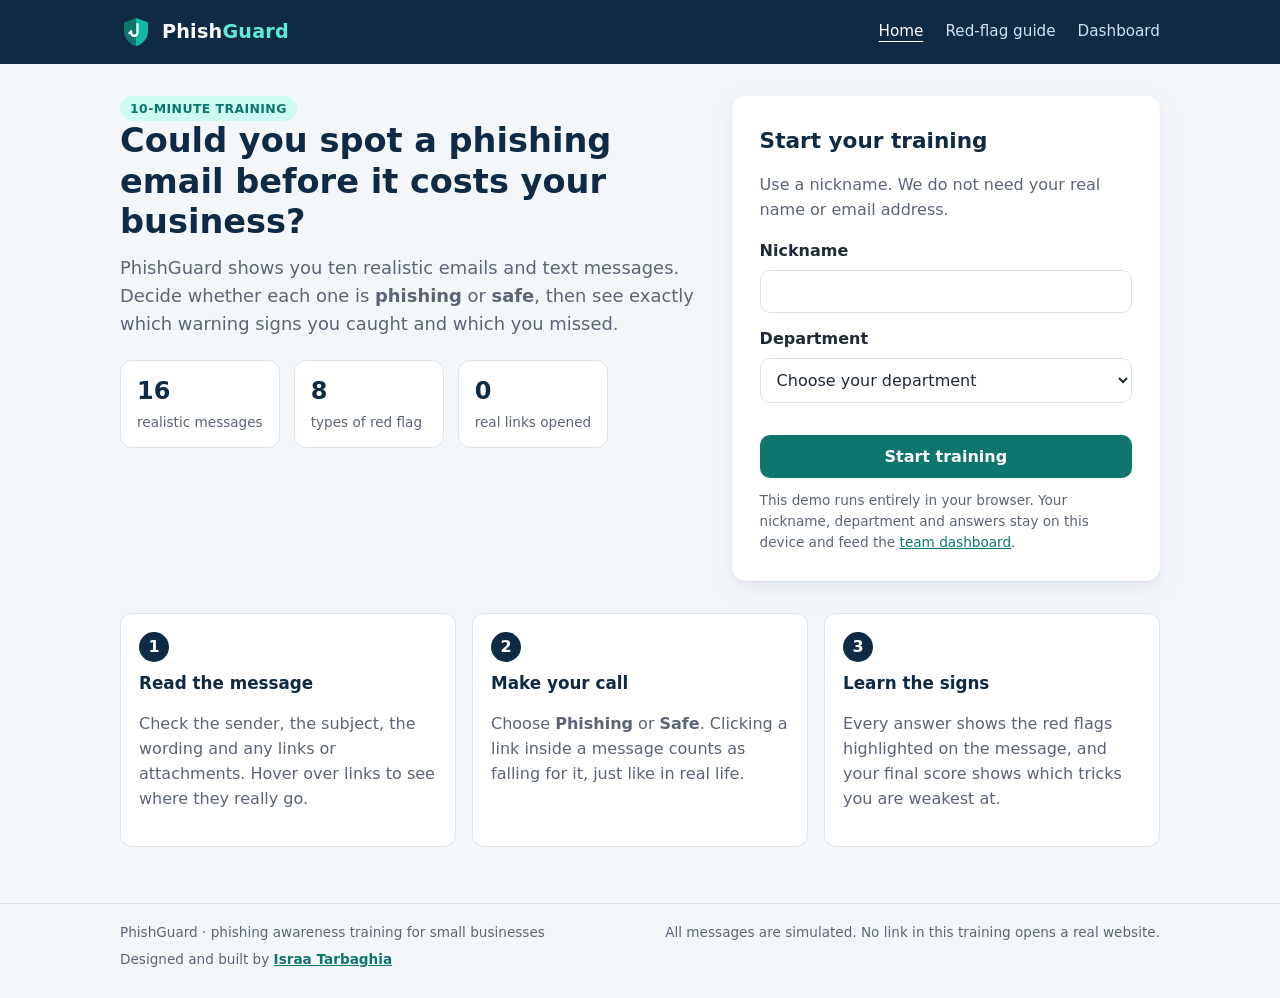
<file: index.html>
<!doctype html> <html lang="en"> <head> <meta charset="utf-8"> <meta http-equiv="Content-Security-Policy" content="default-src 'self'; script-src 'self'; style-src 'self'; img-src 'self'; object-src 'none'; base-uri 'none'; form-action 'self'"> <meta name="referrer" content="no-referrer"> <meta name="viewport" content="width=device-width,initial-scale=1"> <meta name="description" content="PhishGuard: a ten-minute phishing awareness training for small businesses. Judge realistic emails and text messages, then see the red flags you caught and missed."> <meta name="theme-color" content="#0f2a44"> <title>Spot the phish | PhishGuard</title> <link rel="icon" href="img/logo.svg" type="image/svg+xml"> <link rel="stylesheet" href="css/style.css"> <script type="module" src="js/pages/home.js"></script> </head> <body> <a class="skip" href="#main">Skip to content</a> <header class="topbar"><div class="wrap"> <a class="brand" href="./"><svg viewBox="0 0 32 32" aria-hidden="true"><path d="M16 2 4 6.5v8.2c0 7.3 5.1 13.4 12 15.3 6.9-1.9 12-8 12-15.3V6.5L16 2z" fill="#0f766e"/><path d="M16 2v28c6.9-1.9 12-8 12-15.3V6.5L16 2z" fill="#14b8a6"/><path d="M17.5 8v8.6a3.2 3.2 0 1 1-6.4 0v-1.2" fill="none" stroke="#fff" stroke-width="2.2" stroke-linecap="round"/><path d="M11.1 15.4 9.4 17.3" stroke="#fff" stroke-width="2.2" stroke-linecap="round"/></svg><span>Phish<b>Guard</b></span></a> <nav class="nav" aria-label="Main"> <a href="./" aria-current="page">Home</a> <a href="tips.html">Red-flag guide</a> <a href="dashboard.html">Dashboard</a> </nav> </div></header> <main id="main"><div class="wrap"> <section class="hero"> <div> <span class="pill pill-teal">10-minute training</span> <h1>Could you spot a phishing email before it costs your business?</h1> <p class="lead">PhishGuard shows you ten realistic emails and text messages. Decide whether each one is <b>phishing</b> or <b>safe</b>, then see exactly which warning signs you caught and which you missed.</p> <div class="stats"> <div class="stat"><b>16</b><span>realistic messages</span></div> <div class="stat"><b>8</b><span>types of red flag</span></div> <div class="stat"><b>0</b><span>real links opened</span></div> </div> </div> <form class="card" id="startForm" novalidate> <h2>Start your training</h2> <p class="muted">Use a nickname. We do not need your real name or email address.</p> <label for="nickname">Nickname</label> <input id="nickname" name="nickname" maxlength="24" autocomplete="nickname" required> <label for="department">Department</label> <select id="department" name="department" required><option value="">Choose your department</option></select> <div class="error" id="startError" role="alert"></div> <button class="btn btn-primary" type="submit" id="startBtn">Start training</button> <p class="privacy">This demo runs entirely in your browser. Your nickname, department and answers stay on this device and feed the <a href="dashboard.html">team dashboard</a>.</p> </form> </section> <section class="steps" aria-label="How it works"> <div class="step"><div class="num">1</div><h3>Read the message</h3><p class="muted">Check the sender, the subject, the wording and any links or attachments. Hover over links to see where they really go.</p></div> <div class="step"><div class="num">2</div><h3>Make your call</h3><p class="muted">Choose <b>Phishing</b> or <b>Safe</b>. Clicking a link inside a message counts as falling for it, just like in real life.</p></div> <div class="step"><div class="num">3</div><h3>Learn the signs</h3><p class="muted">Every answer shows the red flags highlighted on the message, and your final score shows which tricks you are weakest at.</p></div> </section> </div></main> <footer><div class="wrap"> <span>PhishGuard &middot; phishing awareness training for small businesses</span> <span>All messages are simulated. No link in this training opens a real website.</span> <span class="credit">Designed and built by <a href="https://israairtirt.github.io/">Israa Tarbaghia</a></span> </div></footer> </body> </html>
</file>
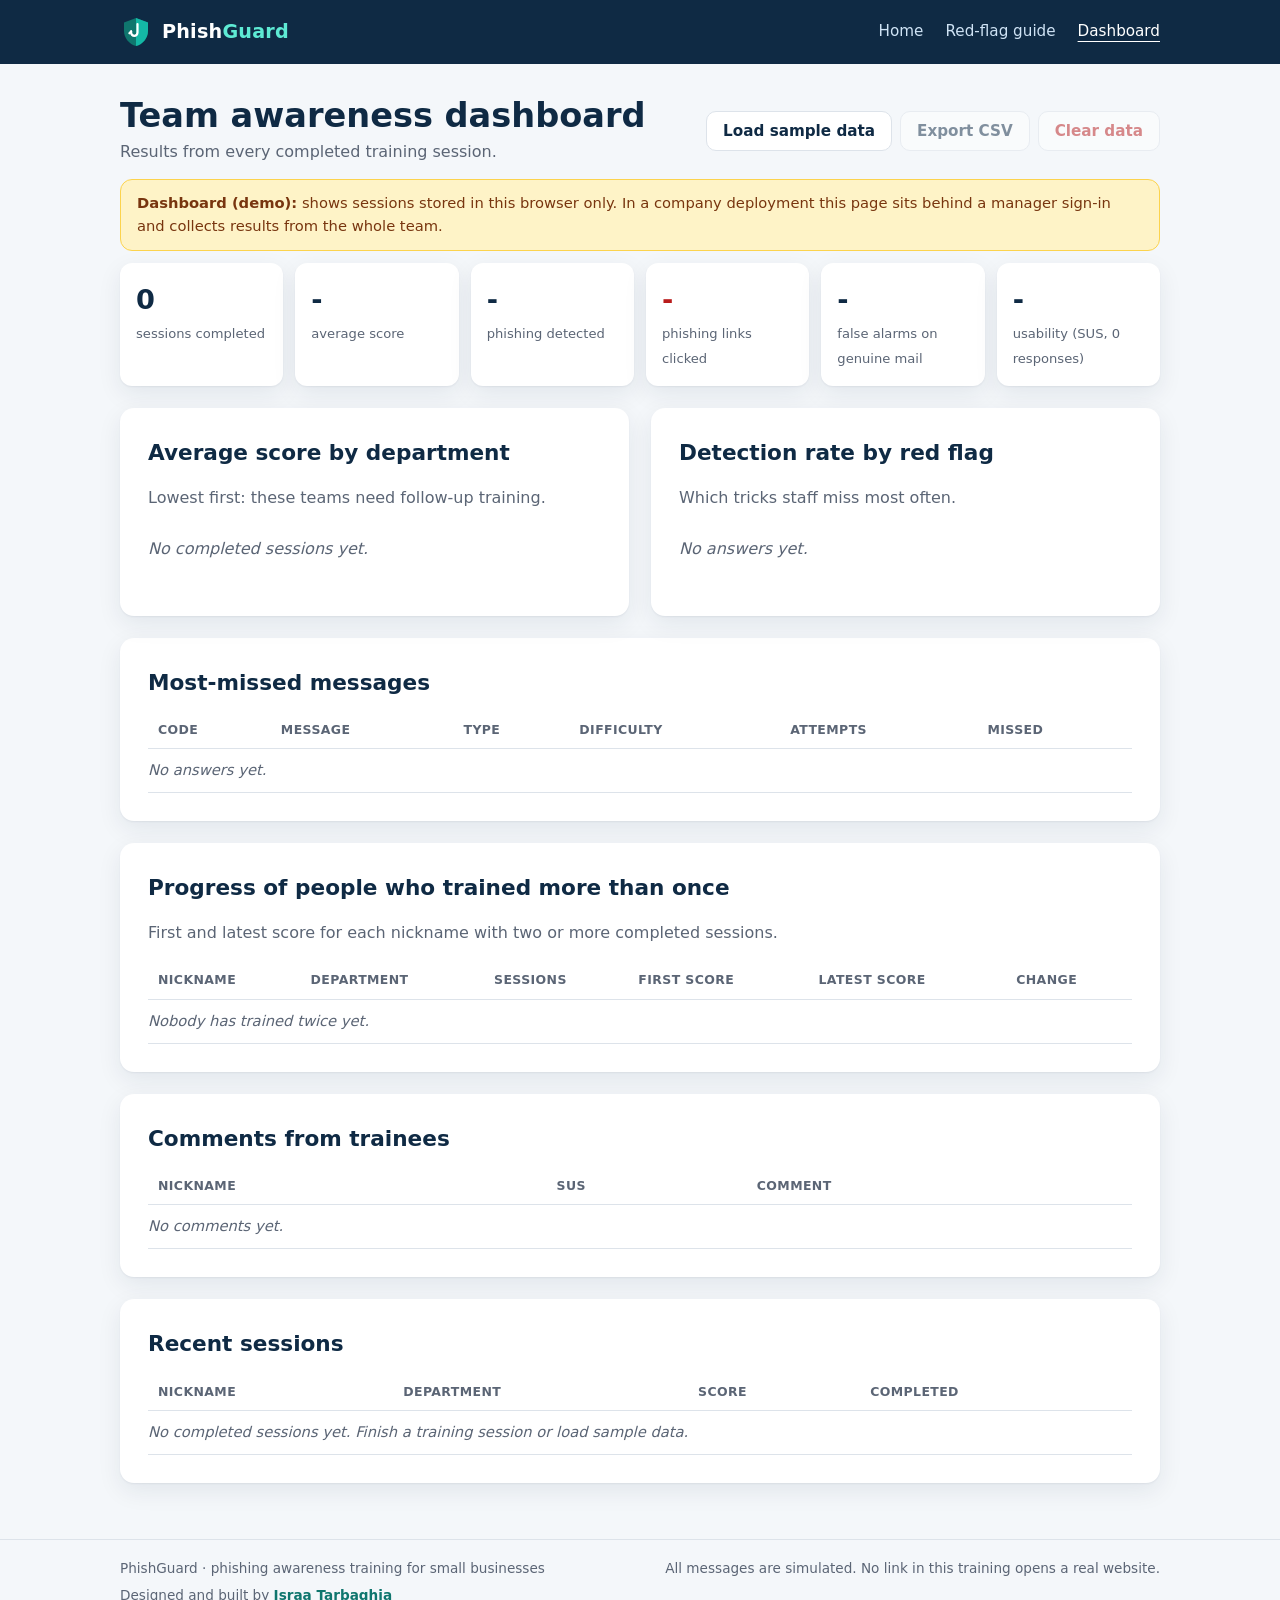
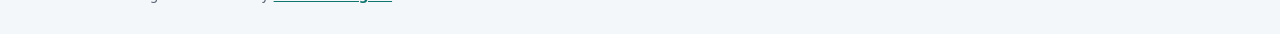
<file: dashboard.html>
<!doctype html> <html lang="en"> <head> <meta charset="utf-8"> <meta http-equiv="Content-Security-Policy" content="default-src 'self'; script-src 'self'; style-src 'self'; img-src 'self'; object-src 'none'; base-uri 'none'; form-action 'self'"> <meta name="referrer" content="no-referrer"> <meta name="viewport" content="width=device-width,initial-scale=1"> <meta name="description" content="PhishGuard: a ten-minute phishing awareness training for small businesses. Judge realistic emails and text messages, then see the red flags you caught and missed."> <meta name="theme-color" content="#0f2a44"> <title>Team dashboard | PhishGuard</title> <link rel="icon" href="img/logo.svg" type="image/svg+xml"> <link rel="stylesheet" href="css/style.css"> <script type="module" src="js/pages/dashboard.js"></script> </head> <body> <a class="skip" href="#main">Skip to content</a> <header class="topbar"><div class="wrap"> <a class="brand" href="./"><svg viewBox="0 0 32 32" aria-hidden="true"><path d="M16 2 4 6.5v8.2c0 7.3 5.1 13.4 12 15.3 6.9-1.9 12-8 12-15.3V6.5L16 2z" fill="#0f766e"/><path d="M16 2v28c6.9-1.9 12-8 12-15.3V6.5L16 2z" fill="#14b8a6"/><path d="M17.5 8v8.6a3.2 3.2 0 1 1-6.4 0v-1.2" fill="none" stroke="#fff" stroke-width="2.2" stroke-linecap="round"/><path d="M11.1 15.4 9.4 17.3" stroke="#fff" stroke-width="2.2" stroke-linecap="round"/></svg><span>Phish<b>Guard</b></span></a> <nav class="nav" aria-label="Main"> <a href="./">Home</a> <a href="tips.html">Red-flag guide</a> <a href="dashboard.html" aria-current="page">Dashboard</a> </nav> </div></header> <main id="main"><div class="wrap"> <div class="dash-head"> <div><h1>Team awareness dashboard</h1><p class="muted">Results from every completed training session.</p></div> <div class="dash-actions"> <button class="btn btn-ghost" id="btnSample" type="button">Load sample data</button> <button class="btn btn-ghost" id="btnExport" type="button">Export CSV</button> <button class="btn btn-ghost btn-danger" id="btnClear" type="button">Clear data</button> </div> </div> <p class="demo-note" role="note"><b>Dashboard (demo):</b> shows sessions stored in this browser only. In a company deployment this page sits behind a manager sign-in and collects results from the whole team.</p> <p class="sample-note hidden" id="sampleNote"></p> <p class="status-msg" id="dashStatus" role="status"></p> <div class="tiles"> <div class="tile"><b id="tSessions">0</b><span>sessions completed</span></div> <div class="tile"><b id="tAvg">-</b><span>average score</span></div> <div class="tile"><b id="tDetect">-</b><span>phishing detected</span></div> <div class="tile alert"><b id="tClick">-</b><span>phishing links clicked</span></div> <div class="tile"><b id="tFalse">-</b><span>false alarms on genuine mail</span></div> <div class="tile"><b id="tSus">-</b><span id="tSusLbl">usability (SUS)</span></div> </div> <div class="two"> <section class="card"><h2>Average score by department</h2><p class="muted">Lowest first: these teams need follow-up training.</p><div id="deptBars"></div></section> <section class="card"><h2>Detection rate by red flag</h2><p class="muted">Which tricks staff miss most often.</p><div id="catBars"></div></section> </div> <section class="card spaced"> <h2>Most-missed messages</h2> <div class="table-wrap"><table><thead><tr><th>Code</th><th>Message</th><th>Type</th><th>Difficulty</th><th>Attempts</th><th>Missed</th></tr></thead><tbody id="scenRows"></tbody></table></div> </section> <section class="card spaced"> <h2>Progress of people who trained more than once</h2> <p class="muted">First and latest score for each nickname with two or more completed sessions.</p> <div class="table-wrap"><table><thead><tr><th>Nickname</th><th>Department</th><th>Sessions</th><th>First score</th><th>Latest score</th><th>Change</th></tr></thead><tbody id="personRows"></tbody></table></div> </section> <section class="card spaced"> <h2>Comments from trainees</h2> <div class="table-wrap"><table><thead><tr><th>Nickname</th><th>SUS</th><th>Comment</th></tr></thead><tbody id="commentRows"></tbody></table></div> </section> <section class="card spaced"> <h2>Recent sessions</h2> <div class="table-wrap"><table><thead><tr><th>Nickname</th><th>Department</th><th>Score</th><th>Completed</th></tr></thead><tbody id="recentRows"></tbody></table></div> </section> </div></main> <footer><div class="wrap"> <span>PhishGuard &middot; phishing awareness training for small businesses</span> <span>All messages are simulated. No link in this training opens a real website.</span> <span class="credit">Designed and built by <a href="https://israairtirt.github.io/">Israa Tarbaghia</a></span> </div></footer> </body> </html>
</file>
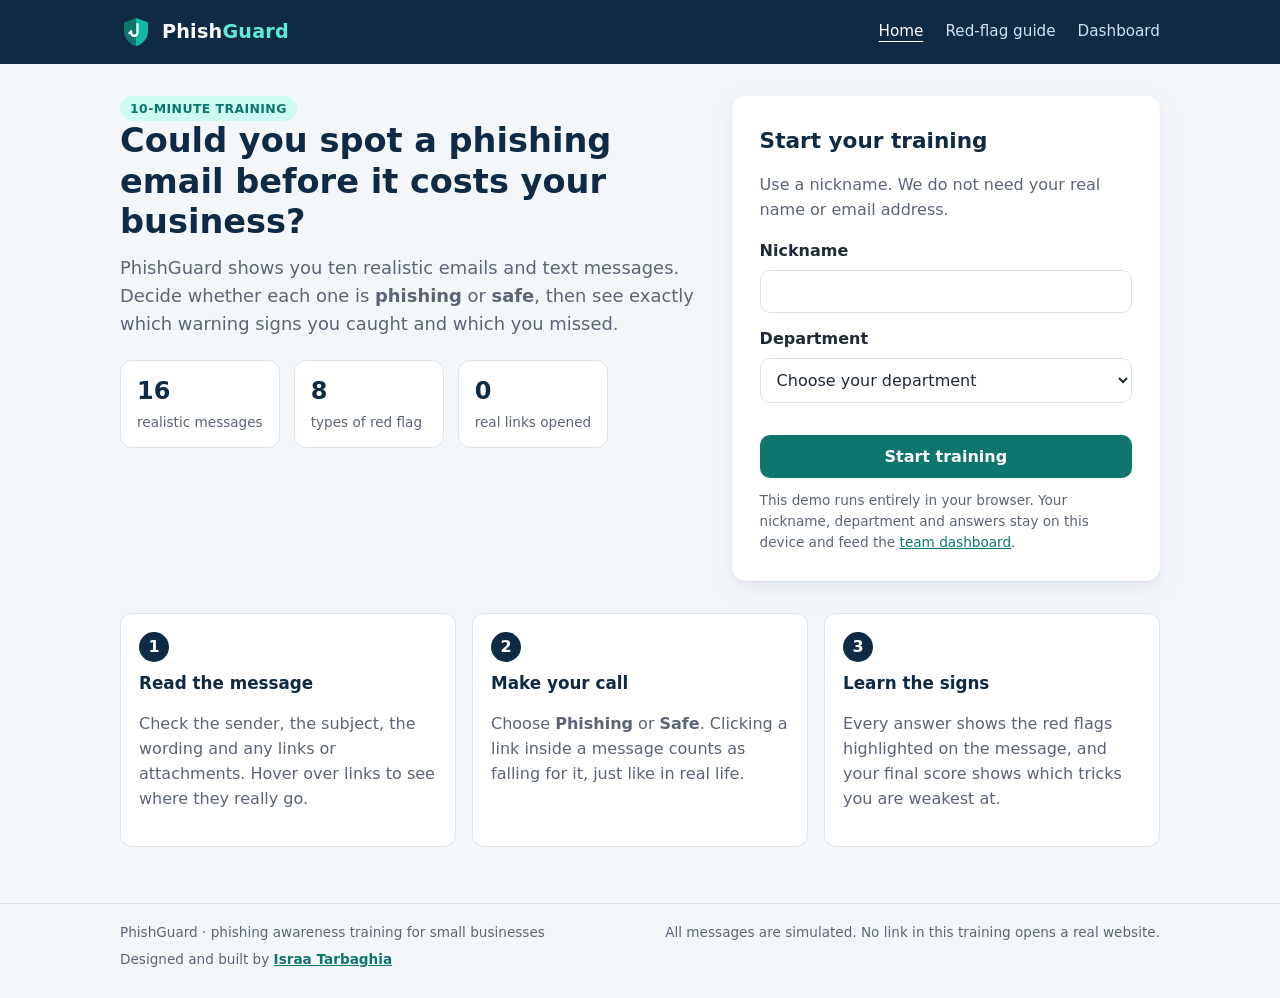
<file: results.html>
<!doctype html> <html lang="en"> <head> <meta charset="utf-8"> <meta http-equiv="Content-Security-Policy" content="default-src 'self'; script-src 'self'; style-src 'self'; img-src 'self'; object-src 'none'; base-uri 'none'; form-action 'self'"> <meta name="referrer" content="no-referrer"> <meta name="viewport" content="width=device-width,initial-scale=1"> <meta name="description" content="PhishGuard: a ten-minute phishing awareness training for small businesses. Judge realistic emails and text messages, then see the red flags you caught and missed."> <meta name="theme-color" content="#0f2a44"> <title>Your results | PhishGuard</title> <link rel="icon" href="img/logo.svg" type="image/svg+xml"> <link rel="stylesheet" href="css/style.css"> <script type="module" src="js/pages/results.js"></script> </head> <body> <a class="skip" href="#main">Skip to content</a> <header class="topbar"><div class="wrap"> <a class="brand" href="./"><svg viewBox="0 0 32 32" aria-hidden="true"><path d="M16 2 4 6.5v8.2c0 7.3 5.1 13.4 12 15.3 6.9-1.9 12-8 12-15.3V6.5L16 2z" fill="#0f766e"/><path d="M16 2v28c6.9-1.9 12-8 12-15.3V6.5L16 2z" fill="#14b8a6"/><path d="M17.5 8v8.6a3.2 3.2 0 1 1-6.4 0v-1.2" fill="none" stroke="#fff" stroke-width="2.2" stroke-linecap="round"/><path d="M11.1 15.4 9.4 17.3" stroke="#fff" stroke-width="2.2" stroke-linecap="round"/></svg><span>Phish<b>Guard</b></span></a> <nav class="nav" aria-label="Main"> <a href="./">Home</a> <a href="tips.html">Red-flag guide</a> <a href="dashboard.html">Dashboard</a> </nav> </div></header> <main id="main"><div class="wrap"> <div id="resultRoot" class="hidden"> <section class="card result-top"> <div class="ring"> <svg width="220" height="220" viewBox="0 0 220 220" aria-hidden="true"> <circle cx="110" cy="110" r="94" fill="none" stroke="#e5eaf0" stroke-width="18"/> <circle id="ringArc" cx="110" cy="110" r="94" fill="none" stroke="#0f766e" stroke-width="18" stroke-linecap="round" stroke-dasharray="590.6" stroke-dashoffset="590.6"/> </svg> <div class="val"><div><b id="scoreVal">0%</b><span>score</span></div></div> </div> <div> <span class="pill" id="levelPill"></span> <h1 id="resultTitle"></h1> <p class="muted" id="levelAdvice"></p> <div class="kpis"> <div class="kpi"><b id="kPhish"></b><span>phishing messages caught</span></div> <div class="kpi"><b id="kSafe"></b><span>genuine messages trusted</span></div> <div class="kpi"><b id="kClicks"></b><span>dangerous links clicked</span></div> </div> </div> </section> <div class="two"> <section class="card"> <h2>Red flags you caught</h2> <p class="muted">How often you caught phishing messages that used each trick. Your weakest areas are at the top.</p> <div id="catBars"></div> </section> <section class="card"> <h2>Message review</h2> <div class="table-wrap"><table><thead><tr><th>Message</th><th>It was</th><th>You said</th></tr></thead><tbody id="reviewRows"></tbody></table></div> </section> </div> <p class="actions"><a class="btn btn-primary" href="./">Try again</a> <a class="btn btn-ghost" href="tips.html">Read the red-flag guide</a> <a class="btn btn-ghost" href="dashboard.html">Open the team dashboard</a></p> <form class="card spaced" id="susForm" novalidate> <h2>Help us improve PhishGuard (optional)</h2> <p class="muted">How much do you agree with each statement? 1 = strongly disagree, 5 = strongly agree. This takes about one minute.</p> <table class="sus"><thead><tr><th>Statement</th><th>1</th><th>2</th><th>3</th><th>4</th><th>5</th></tr></thead><tbody id="susRows"></tbody></table> <label for="susComment">Anything else you would like to tell us? (optional)</label> <textarea id="susComment" maxlength="500" rows="3"></textarea> <div class="error" id="susError" role="alert"></div> <button class="btn btn-primary" type="submit" id="susBtn">Send feedback</button> </form> <p class="card spaced hidden" id="susThanks" role="status"></p> </div> <div class="error" id="resultError" role="alert"></div> </div></main> <footer><div class="wrap"> <span>PhishGuard &middot; phishing awareness training for small businesses</span> <span>All messages are simulated. No link in this training opens a real website.</span> <span class="credit">Designed and built by <a href="https://israairtirt.github.io/">Israa Tarbaghia</a></span> </div></footer> </body> </html>
</file>
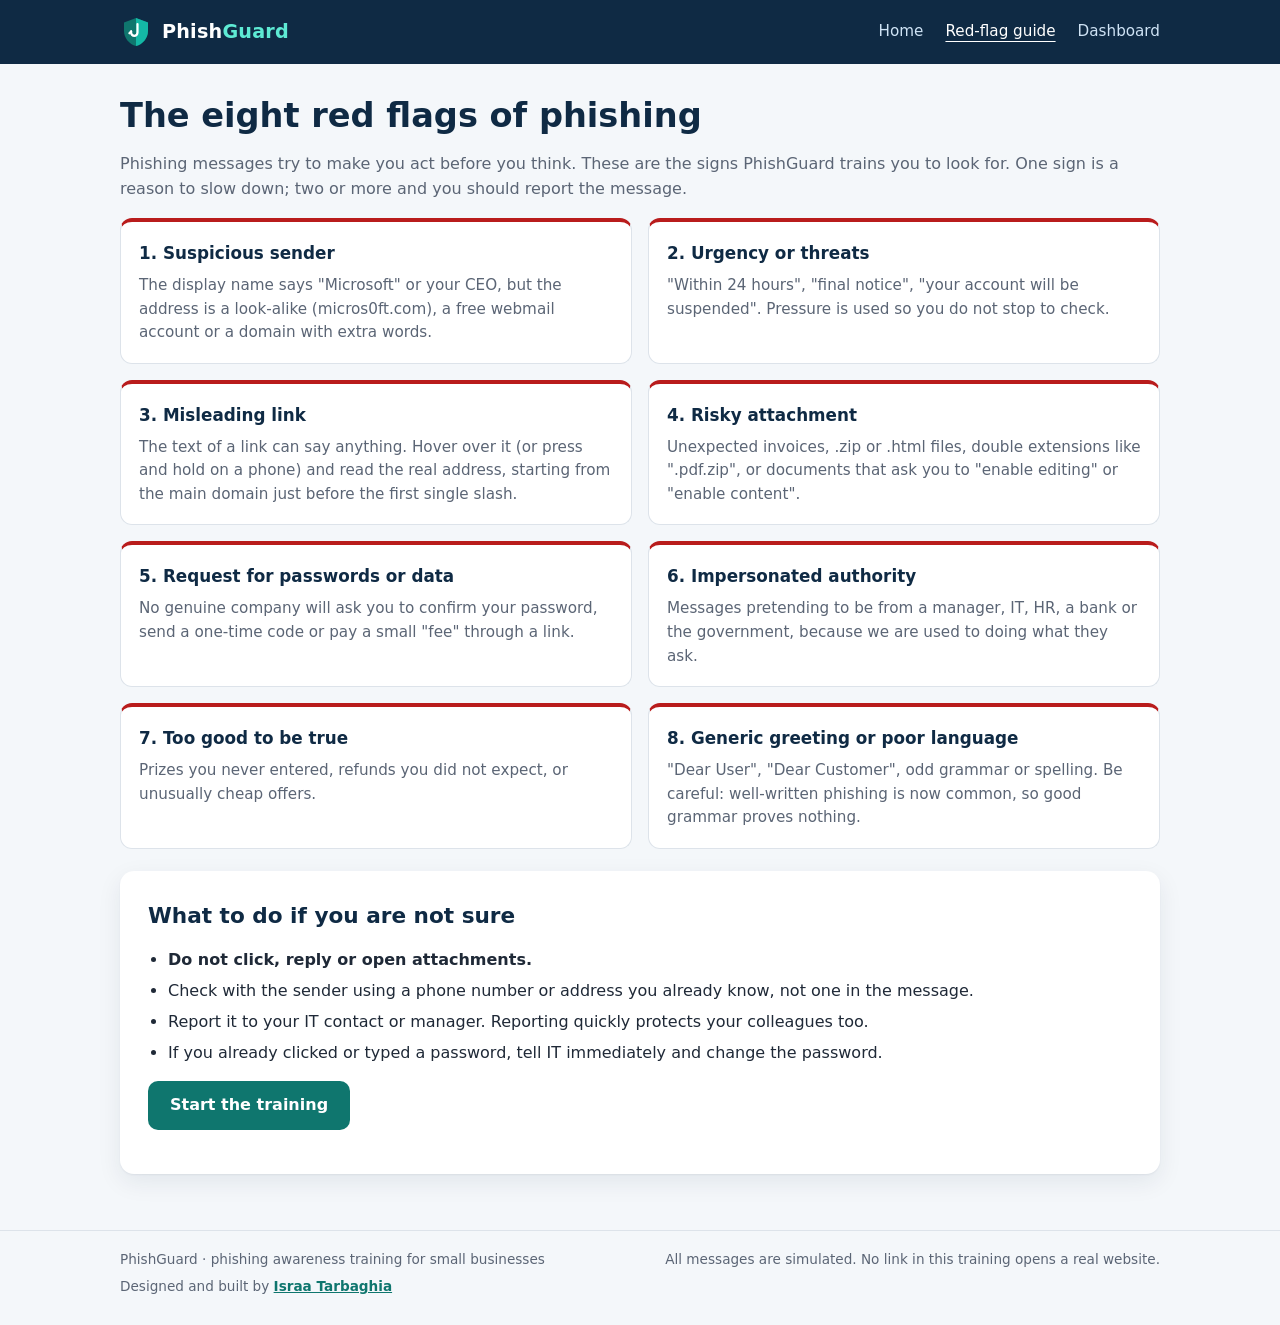
<file: tips.html>
<!doctype html> <html lang="en"> <head> <meta charset="utf-8"> <meta http-equiv="Content-Security-Policy" content="default-src 'self'; script-src 'self'; style-src 'self'; img-src 'self'; object-src 'none'; base-uri 'none'; form-action 'self'"> <meta name="referrer" content="no-referrer"> <meta name="viewport" content="width=device-width,initial-scale=1"> <meta name="description" content="PhishGuard: a ten-minute phishing awareness training for small businesses. Judge realistic emails and text messages, then see the red flags you caught and missed."> <meta name="theme-color" content="#0f2a44"> <title>Red-flag guide | PhishGuard</title> <link rel="icon" href="img/logo.svg" type="image/svg+xml"> <link rel="stylesheet" href="css/style.css"> </head> <body> <a class="skip" href="#main">Skip to content</a> <header class="topbar"><div class="wrap"> <a class="brand" href="./"><svg viewBox="0 0 32 32" aria-hidden="true"><path d="M16 2 4 6.5v8.2c0 7.3 5.1 13.4 12 15.3 6.9-1.9 12-8 12-15.3V6.5L16 2z" fill="#0f766e"/><path d="M16 2v28c6.9-1.9 12-8 12-15.3V6.5L16 2z" fill="#14b8a6"/><path d="M17.5 8v8.6a3.2 3.2 0 1 1-6.4 0v-1.2" fill="none" stroke="#fff" stroke-width="2.2" stroke-linecap="round"/><path d="M11.1 15.4 9.4 17.3" stroke="#fff" stroke-width="2.2" stroke-linecap="round"/></svg><span>Phish<b>Guard</b></span></a> <nav class="nav" aria-label="Main"> <a href="./">Home</a> <a href="tips.html" aria-current="page">Red-flag guide</a> <a href="dashboard.html">Dashboard</a> </nav> </div></header> <main id="main"><div class="wrap"> <h1>The eight red flags of phishing</h1> <p class="muted">Phishing messages try to make you act before you think. These are the signs PhishGuard trains you to look for. One sign is a reason to slow down; two or more and you should report the message.</p> <div class="flags"> <article class="flag"><h3>1. Suspicious sender</h3><p>The display name says "Microsoft" or your CEO, but the address is a look-alike (micros0ft.com), a free webmail account or a domain with extra words.</p></article> <article class="flag"><h3>2. Urgency or threats</h3><p>"Within 24 hours", "final notice", "your account will be suspended". Pressure is used so you do not stop to check.</p></article> <article class="flag"><h3>3. Misleading link</h3><p>The text of a link can say anything. Hover over it (or press and hold on a phone) and read the real address, starting from the main domain just before the first single slash.</p></article> <article class="flag"><h3>4. Risky attachment</h3><p>Unexpected invoices, .zip or .html files, double extensions like ".pdf.zip", or documents that ask you to "enable editing" or "enable content".</p></article> <article class="flag"><h3>5. Request for passwords or data</h3><p>No genuine company will ask you to confirm your password, send a one-time code or pay a small "fee" through a link.</p></article> <article class="flag"><h3>6. Impersonated authority</h3><p>Messages pretending to be from a manager, IT, HR, a bank or the government, because we are used to doing what they ask.</p></article> <article class="flag"><h3>7. Too good to be true</h3><p>Prizes you never entered, refunds you did not expect, or unusually cheap offers.</p></article> <article class="flag"><h3>8. Generic greeting or poor language</h3><p>"Dear User", "Dear Customer", odd grammar or spelling. Be careful: well-written phishing is now common, so good grammar proves nothing.</p></article> </div> <section class="card guide-card" aria-labelledby="whatdo"> <h2 id="whatdo">What to do if you are not sure</h2> <ul> <li><b>Do not click, reply or open attachments.</b></li> <li>Check with the sender using a phone number or address you already know, not one in the message.</li> <li>Report it to your IT contact or manager. Reporting quickly protects your colleagues too.</li> <li>If you already clicked or typed a password, tell IT immediately and change the password.</li> </ul> <p><a class="btn btn-primary" href="./">Start the training</a></p> </section> </div></main> <footer><div class="wrap"> <span>PhishGuard &middot; phishing awareness training for small businesses</span> <span>All messages are simulated. No link in this training opens a real website.</span> <span class="credit">Designed and built by <a href="https://israairtirt.github.io/">Israa Tarbaghia</a></span> </div></footer> </body> </html>
</file>
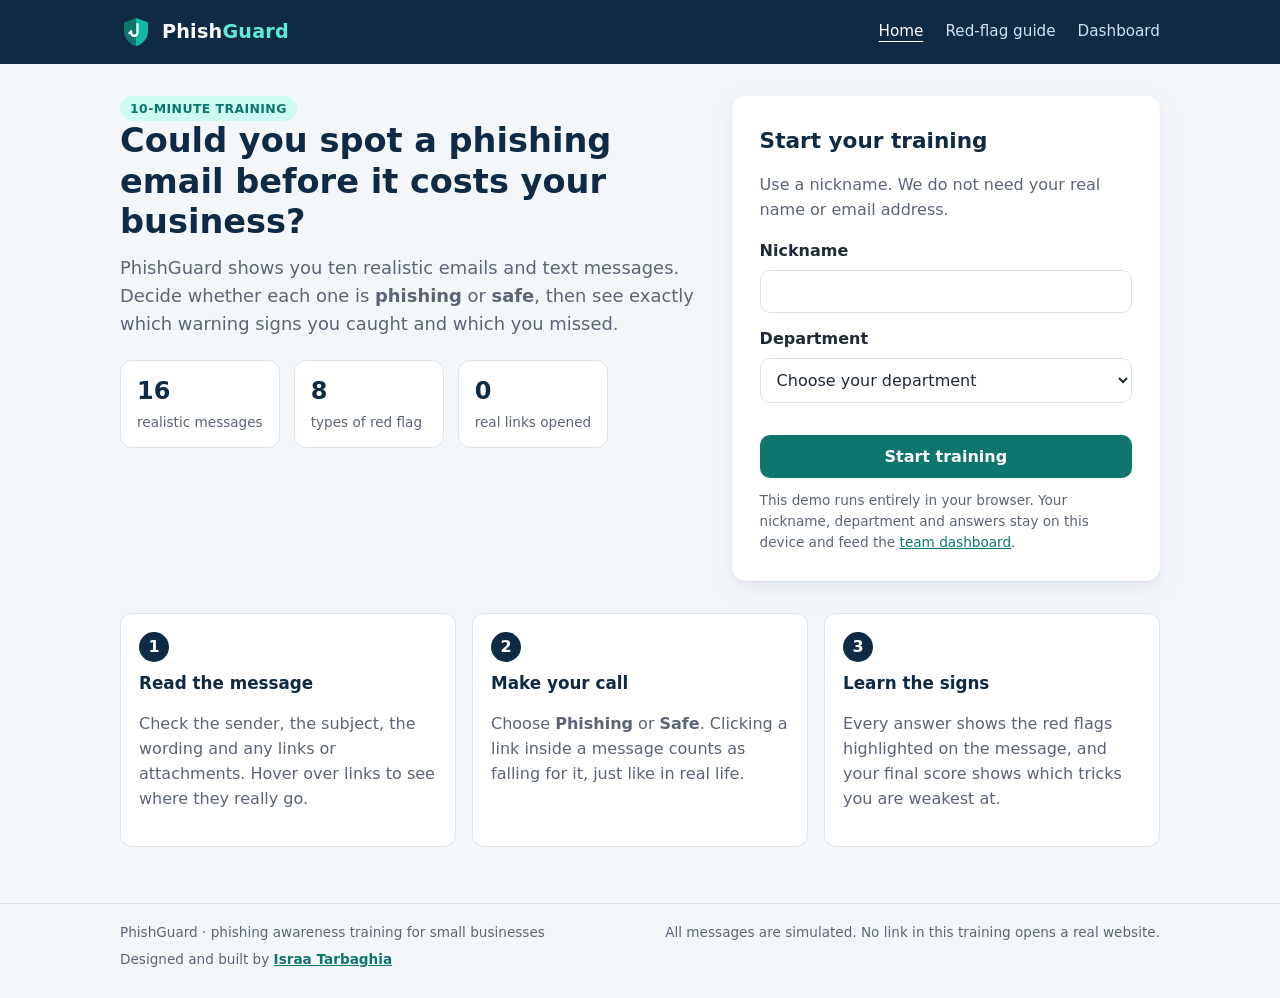
<file: train.html>
<!doctype html> <html lang="en"> <head> <meta charset="utf-8"> <meta http-equiv="Content-Security-Policy" content="default-src 'self'; script-src 'self'; style-src 'self'; img-src 'self'; object-src 'none'; base-uri 'none'; form-action 'self'"> <meta name="referrer" content="no-referrer"> <meta name="viewport" content="width=device-width,initial-scale=1"> <meta name="description" content="PhishGuard: a ten-minute phishing awareness training for small businesses. Judge realistic emails and text messages, then see the red flags you caught and missed."> <meta name="theme-color" content="#0f2a44"> <title>Training | PhishGuard</title> <link rel="icon" href="img/logo.svg" type="image/svg+xml"> <link rel="stylesheet" href="css/style.css"> <script type="module" src="js/pages/train.js"></script> </head> <body> <a class="skip" href="#main">Skip to content</a> <header class="topbar"><div class="wrap"> <a class="brand" href="./"><svg viewBox="0 0 32 32" aria-hidden="true"><path d="M16 2 4 6.5v8.2c0 7.3 5.1 13.4 12 15.3 6.9-1.9 12-8 12-15.3V6.5L16 2z" fill="#0f766e"/><path d="M16 2v28c6.9-1.9 12-8 12-15.3V6.5L16 2z" fill="#14b8a6"/><path d="M17.5 8v8.6a3.2 3.2 0 1 1-6.4 0v-1.2" fill="none" stroke="#fff" stroke-width="2.2" stroke-linecap="round"/><path d="M11.1 15.4 9.4 17.3" stroke="#fff" stroke-width="2.2" stroke-linecap="round"/></svg><span>Phish<b>Guard</b></span></a> <nav class="nav" aria-label="Main"> <a href="./">Home</a> <a href="tips.html">Red-flag guide</a> <a href="dashboard.html">Dashboard</a> </nav> </div></header> <main id="main"><div class="wrap"> <div class="train-head"> <strong id="counter">Message 1 of 10</strong> <div class="progress" aria-hidden="true"><div id="progressBar"></div></div> <span class="muted" id="who"></span> </div> <div class="train-grid"> <section> <p class="question">Is this message phishing or safe?</p> <div id="message" aria-live="polite"></div> </section> <aside class="answer-box"> <div class="card" id="answerCard"> <h2>Your decision</h2> <button class="btn btn-phish" id="btnPhish" type="button">Phishing</button> <button class="btn btn-safe" id="btnSafe" type="button">Safe</button> <ul class="tip-list"> <li>Who really sent it? Check the address, not just the name.</li> <li>Hover over links and read the real address.</li> <li>Is it rushing you or asking for passwords, money or codes?</li> </ul> </div> <div class="card hidden" id="feedbackCard"> <div class="feedback" id="feedback"></div> <button class="btn btn-primary" id="btnNext" type="button">Next message</button> </div> </aside> </div> <div class="modal-back" id="clickModal" role="dialog" aria-modal="true" aria-labelledby="clickTitle"> <div class="modal"> <h2 id="clickTitle">You clicked a link</h2> <p>In a real attack this link would have opened:</p> <p><code id="clickUrl"></code></p> <p class="muted">Clicking a link before checking it is how most phishing attacks start. This click is recorded in your results. You can still choose your answer.</p> <button class="btn btn-primary" id="btnCloseModal" type="button">Back to the message</button> </div> </div> </div></main> <footer><div class="wrap"> <span>PhishGuard &middot; phishing awareness training for small businesses</span> <span>All messages are simulated. No link in this training opens a real website.</span> <span class="credit">Designed and built by <a href="https://israairtirt.github.io/">Israa Tarbaghia</a></span> </div></footer> </body> </html>
</file>
<file: css/style.css>
:root{--navy:#0f2a44;--navy-2:#173a5c;--teal:#0f766e;--teal-light:#ccfbf1;--red:#b91c1c;--red-light:#fee2e2;--green:#15803d;--green-light:#dcfce7;--amber:#b45309;--amber-light:#fef3c7;--violet:#5b21b6;--violet-light:#ede9fe;--ink:#1f2937;--muted:#5b6575;--line:#dde3ea;--bg:#f4f7fa;--card:#fff;--radius:14px;--shadow:0 1px 2px #0f2a440f, 0 8px 24px #0f2a4414}*{box-sizing:border-box}html{font-size:16px}body{background:var(--bg);color:var(--ink);flex-direction:column;min-height:100vh;margin:0;font-family:Segoe UI,system-ui,-apple-system,Roboto,Arial,sans-serif;line-height:1.55;display:flex}main{flex:1}a{color:var(--teal)}:focus-visible{outline-offset:2px;outline:3px solid #f59e0b}.skip{position:absolute;left:-999px}.skip:focus{z-index:10;background:#fff;padding:6px 10px;top:8px;left:8px}.topbar{background:var(--navy);color:#fff}.topbar .wrap{flex-wrap:wrap;justify-content:space-between;align-items:center;gap:4px 16px;min-height:64px;display:flex}.brand{color:#fff;letter-spacing:.2px;align-items:center;gap:10px;font-size:1.2rem;font-weight:700;text-decoration:none;display:flex}.brand svg{width:32px;height:32px}.brand span b{color:#5eead4}.nav{gap:22px;display:flex}.nav a{color:#cfe3f5;font-size:.95rem;text-decoration:none}.nav a:hover,.nav a[aria-current=page]{color:#fff;text-underline-offset:5px;text-decoration:underline}.wrap{max-width:1080px;margin:0 auto;padding:0 20px}main{padding:32px 0 56px}footer{color:var(--muted);border-top:1px solid var(--line);padding:18px 0 28px;font-size:.85rem}footer .wrap{flex-wrap:wrap;justify-content:space-between;gap:6px 18px;display:flex}footer .credit{width:100%}footer .credit a{font-weight:600}.card{background:var(--card);border-radius:var(--radius);box-shadow:var(--shadow);padding:28px}h1{color:var(--navy);margin:0 0 12px;font-size:2.1rem;line-height:1.2}h2{color:var(--navy);margin:0 0 12px;font-size:1.35rem}h3{color:var(--navy);margin:0 0 8px;font-size:1.05rem}.muted{color:var(--muted)}.btn{cursor:pointer;border:0;border-radius:10px;justify-content:center;align-items:center;gap:8px;padding:12px 22px;font-family:inherit;font-size:1rem;font-weight:600;text-decoration:none;transition:transform 50ms,background .15s;display:inline-flex}.btn:active{transform:translateY(1px)}.btn-primary{background:var(--teal);color:#fff}.btn-primary:hover{background:#0b5f59}.btn-ghost{color:var(--navy);border:1.5px solid var(--line);background:#fff}.btn-ghost:hover{border-color:var(--navy)}.btn-danger{color:var(--red)}.btn-danger:hover{border-color:var(--red)}.btn-phish{background:var(--red);color:#fff}.btn-phish:hover{background:#991b1b}.btn-safe{background:var(--green);color:#fff}.btn-safe:hover{background:#166534}.btn[disabled]{opacity:.5;cursor:not-allowed}label{margin:14px 0 6px;font-weight:600;display:block}input,select{border:1.5px solid var(--line);width:100%;color:var(--ink);background:#fff;border-radius:10px;padding:11px 12px;font-family:inherit;font-size:1rem}input:focus,select:focus{border-color:var(--teal);box-shadow:0 0 0 3px var(--teal-light);outline:none}.error{color:var(--red);min-height:1.4em;margin-top:8px;font-size:.92rem}.pill{text-transform:uppercase;letter-spacing:.4px;border-radius:999px;padding:3px 10px;font-size:.78rem;font-weight:700;display:inline-block}.pill-red{background:var(--red-light);color:var(--red)}.pill-green{background:var(--green-light);color:var(--green)}.pill-amber{background:var(--amber-light);color:var(--amber)}.pill-teal{background:var(--teal-light);color:var(--teal)}.pill-sample{background:var(--violet-light);color:var(--violet);vertical-align:1px;padding:2px 8px;font-size:.68rem}.actions{flex-wrap:wrap;gap:10px;margin:22px 0 0;display:flex}.hero{grid-template-columns:1.15fr .85fr;align-items:start;gap:32px;display:grid}.hero p.lead{color:var(--muted);margin:0 0 22px;font-size:1.12rem}.stats{flex-wrap:wrap;gap:14px;margin:18px 0 8px;display:flex}.stat{border:1px solid var(--line);background:#fff;border-radius:12px;min-width:150px;padding:12px 16px}.stat b{color:var(--navy);font-size:1.5rem;display:block}.stat span{color:var(--muted);font-size:.85rem}.steps{grid-template-columns:repeat(3,1fr);gap:16px;margin-top:32px;display:grid}.step{border:1px solid var(--line);background:#fff;border-radius:12px;padding:18px}.step .num{background:var(--navy);color:#fff;border-radius:50%;place-items:center;width:30px;height:30px;margin-bottom:8px;font-weight:700;display:grid}.privacy{color:var(--muted);margin:12px 0 0;font-size:.85rem}#startBtn{width:100%;margin-top:4px}.train-head{justify-content:space-between;align-items:center;gap:16px;margin-bottom:14px;display:flex}.progress{background:#e5eaf0;border-radius:999px;flex:1;height:10px;overflow:hidden}.progress>div{background:var(--teal);width:0;height:100%;transition:width .3s}.train-grid{grid-template-columns:1.3fr .7fr;align-items:start;gap:22px;display:grid}.question{color:var(--navy);margin:0 0 12px;font-size:1.05rem;font-weight:600}.email{border:1px solid var(--line);background:#fff;border-radius:12px;overflow:hidden}.email-bar{color:var(--muted);background:#eef2f6;align-items:center;gap:6px;padding:8px 14px;font-size:.8rem;display:flex}.email-bar i{background:#cbd5e1;border-radius:50%;width:10px;height:10px;display:inline-block}.email-head{border-bottom:1px solid var(--line);padding:16px 20px}.email-subject{margin:0 0 8px;font-size:1.15rem;font-weight:700}.email-from{overflow-wrap:anywhere;font-size:.93rem}.email-from .addr{color:var(--muted)}.email-body{white-space:pre-wrap;overflow-wrap:anywhere;padding:18px 20px 22px;font-size:.97rem}.msg-link{color:#1d4ed8;cursor:pointer;font:inherit;text-align:left;background:0 0;border:0;padding:0;text-decoration:underline}.attach{border:1px solid var(--line);background:#f8fafc;border-radius:8px;align-items:center;gap:8px;margin:4px 0;padding:8px 12px;font-size:.9rem;display:inline-flex}.attach svg{flex:none;width:18px;height:18px}.statusbar{color:#e2e8f0;overflow-wrap:anywhere;background:#0f172a;min-height:30px;padding:6px 12px;font-family:Consolas,monospace;font-size:.82rem}.statusbar b{color:#fbbf24;font-weight:600}.phone{background:#111827;border-radius:36px;width:330px;max-width:100%;margin:0 auto;padding:14px}.phone-screen{background:#f1f5f9;border-radius:26px;flex-direction:column;min-height:420px;display:flex;overflow:hidden}.phone-screen .statusbar{margin-top:auto}.phone-top{text-align:center;border-bottom:1px solid var(--line);background:#fff;padding:16px 10px 10px}.phone-top .avatar{color:#fff;background:#94a3b8;border-radius:50%;place-items:center;width:42px;height:42px;margin:0 auto 4px;font-weight:700;display:grid}.phone-top .who{font-size:.95rem;font-weight:700}.phone-top .num{color:var(--muted);font-size:.78rem}.bubble{white-space:pre-wrap;overflow-wrap:anywhere;background:#e5e7eb;border-radius:18px 18px 18px 4px;margin:18px 14px;padding:12px 14px;font-size:.93rem}.hl{outline:3px solid var(--red);outline-offset:2px;background:#fff1f2;border-radius:4px}.hl-safe{outline:3px solid var(--green);outline-offset:2px;background:#f0fdf4;border-radius:4px}.answer-box{position:sticky;top:18px}.answer-box .btn{width:100%;margin-bottom:10px;padding:16px;font-size:1.05rem}.tip-list{color:var(--muted);margin:14px 0 0;padding-left:18px;font-size:.9rem}.feedback{border-radius:12px;margin:0 0 14px;padding:18px}.feedback p{margin:0 0 10px}.feedback.good{background:var(--green-light);border:1px solid #86efac}.feedback.bad{background:var(--red-light);border:1px solid #fca5a5}.feedback h3{margin-bottom:6px}.feedback .clicked{color:var(--red);margin:10px 0 0}.cues{margin:4px 0 0;padding:0;list-style:none}.cues li{border-left:4px solid var(--red);background:#fff;border-radius:10px;margin-bottom:8px;padding:10px 12px;font-size:.92rem}.cues li:last-child{margin-bottom:0}.cues.safe li{border-left-color:var(--green)}.cues li b{text-transform:uppercase;letter-spacing:.4px;color:var(--muted);font-size:.78rem;display:block}#feedbackCard{padding:20px}#feedbackCard .btn{margin-bottom:0}.modal-back{z-index:20;background:#0f172a8c;place-items:center;padding:20px;display:none;position:fixed;inset:0}.modal-back.open{display:grid}.modal{border-radius:var(--radius);max-width:460px;box-shadow:var(--shadow);background:#fff;padding:26px}.modal h2{color:var(--red)}.modal code{word-break:break-all;background:#f1f5f9;border-radius:6px;padding:2px 6px}.result-top{grid-template-columns:240px 1fr;align-items:center;gap:28px;display:grid}.ring{width:220px;height:220px;position:relative}.ring svg{transform:rotate(-90deg)}.ring .val{text-align:center;place-items:center;display:grid;position:absolute;inset:0}.ring .val b{color:var(--navy);font-size:3rem;line-height:1;display:block}.ring .val span{color:var(--muted);font-size:.9rem}.kpis{grid-template-columns:repeat(3,1fr);gap:12px;margin-top:16px;display:grid}.kpi{background:var(--bg);border-radius:12px;padding:12px 14px}.kpi b{color:var(--navy);font-size:1.4rem;display:block}.kpi span{color:var(--muted);font-size:.85rem}.two{grid-template-columns:1fr 1fr;gap:22px;margin-top:22px;display:grid}.bar-row{margin-bottom:12px}.bar-row .lbl{justify-content:space-between;gap:10px;margin-bottom:4px;font-size:.92rem;display:flex}.bar-row .lbl b{white-space:nowrap}.bar{background:#e5eaf0;border-radius:999px;height:12px;overflow:hidden}.bar>div{border-radius:999px;height:100%}.bar>.low{background:var(--red)}.bar>.mid{background:var(--amber)}.bar>.high{background:var(--green)}.table-wrap{overflow-x:auto}table{border-collapse:collapse;width:100%;font-size:.92rem}th,td{text-align:left;border-bottom:1px solid var(--line);vertical-align:top;padding:9px 10px}th{text-transform:uppercase;letter-spacing:.4px;color:var(--muted);font-size:.78rem}.flags{grid-template-columns:repeat(2,1fr);gap:16px;display:grid}.flag{border:1px solid var(--line);border-top:4px solid var(--red);background:#fff;border-radius:12px;padding:18px}.flag p{color:var(--muted);margin:0;font-size:.95rem}.guide-card ul{padding-left:20px}.guide-card li{margin-bottom:6px}.dash-head{flex-wrap:wrap;justify-content:space-between;align-items:center;gap:10px;margin-bottom:14px;display:flex}.dash-head h1{margin-bottom:4px}.dash-head p{margin:0}.dash-actions{flex-wrap:wrap;gap:8px;display:flex}.dash-actions .btn{padding:10px 16px;font-size:.95rem}.demo-note,.sample-note{border-radius:12px;margin:0 0 12px;padding:12px 16px;font-size:.92rem}.demo-note{background:var(--amber-light);color:#78350f;border:1px solid #fcd34d}.sample-note{background:var(--violet-light);color:#3b0764;border:1px solid #c4b5fd}.status-msg{color:var(--teal);min-height:1.4em;margin:0 0 12px;font-size:.9rem;font-weight:600}.status-msg:empty{min-height:0;margin:0}.tiles{grid-template-columns:repeat(6,1fr);gap:12px;display:grid}.tile{box-shadow:var(--shadow);background:#fff;border-radius:12px;padding:16px}.tile b{color:var(--navy);font-size:1.7rem;display:block}.tile span{color:var(--muted);font-size:.82rem}.tile.alert b{color:var(--red)}.empty{color:var(--muted);padding:10px 0;font-style:italic}.hidden{display:none!important}.spaced,.guide-card{margin-top:22px}.email-body.hl,.bubble.hl{box-shadow:inset 5px 0 0 var(--red);background:0 0;outline:none}.email-body.hl-safe,.bubble.hl-safe{box-shadow:inset 5px 0 0 var(--green);background:0 0;outline:none}.bubble.hl,.bubble.hl-safe{background:#e5e7eb}#reviewRows td:last-child{white-space:nowrap}.sus td,.sus th{text-align:center}.sus td:first-child,.sus th:first-child{text-align:left}.sus input{width:20px;height:20px;accent-color:var(--teal)}textarea{border:1.5px solid var(--line);width:100%;font:inherit;resize:vertical;border-radius:10px;margin-bottom:4px;padding:10px 12px}textarea:focus{border-color:var(--teal);box-shadow:0 0 0 3px var(--teal-light);outline:none}.up{color:var(--green);font-weight:700}.down{color:var(--red);font-weight:700}@media (width<=960px){.tiles{grid-template-columns:repeat(3,1fr)}}@media (width<=860px){.hero,.train-grid,.result-top,.two,.flags,.steps,.kpis{grid-template-columns:1fr}.tiles{grid-template-columns:repeat(2,1fr)}.answer-box{position:static}.result-top{text-align:center;justify-items:center}h1{font-size:1.7rem}}@media (width<=600px){.wrap{padding:0 16px}.topbar .wrap{padding-top:10px;padding-bottom:10px}.nav{gap:16px}main{padding:22px 0 40px}.card{padding:20px}h1{font-size:1.55rem}.hero p.lead{font-size:1.02rem}.stats{gap:8px}.stat{flex:1;min-width:0;padding:10px 12px}.stat b{font-size:1.3rem}.stat span{font-size:.78rem}.train-head{flex-wrap:wrap;gap:8px 12px}.train-head .progress{flex-basis:100%;order:3}.email-head,.email-body{padding-left:16px;padding-right:16px}.ring,.ring svg{width:180px;height:180px}.ring .val b{font-size:2.4rem}.dash-actions{width:100%}.dash-actions .btn{flex:auto}table{font-size:.86rem}th,td{padding:8px 6px}.tile{padding:14px}.tile b{font-size:1.45rem}.sus thead{display:none}.sus tr{border-bottom:1px solid var(--line);grid-template-columns:repeat(5,1fr);padding:8px 0;display:grid}.sus td{border:0;padding:4px 0}.sus td:first-child{grid-column:1/-1;padding-bottom:6px}.sus td[data-v]{color:var(--muted);flex-direction:column;align-items:center;gap:2px;font-size:.8rem;display:flex}.sus td[data-v]:before{content:attr(data-v)}}
</file>
